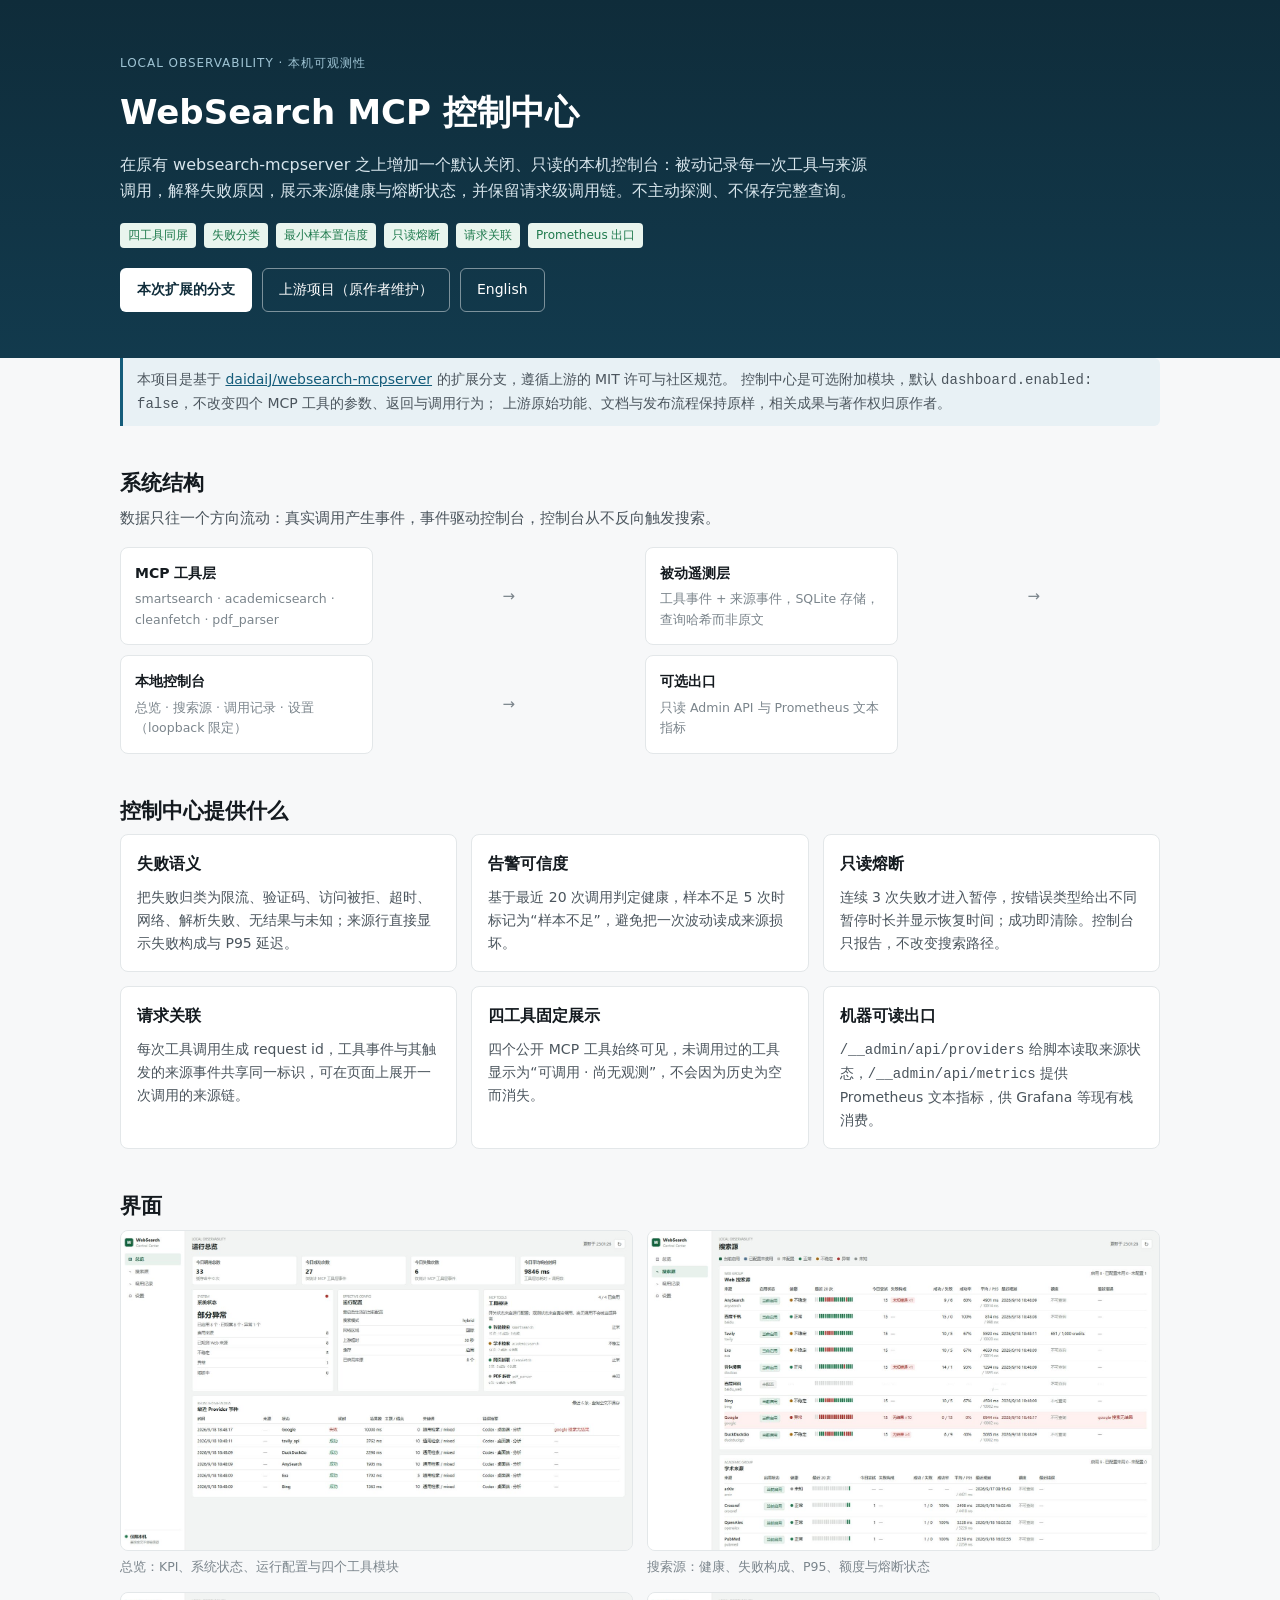
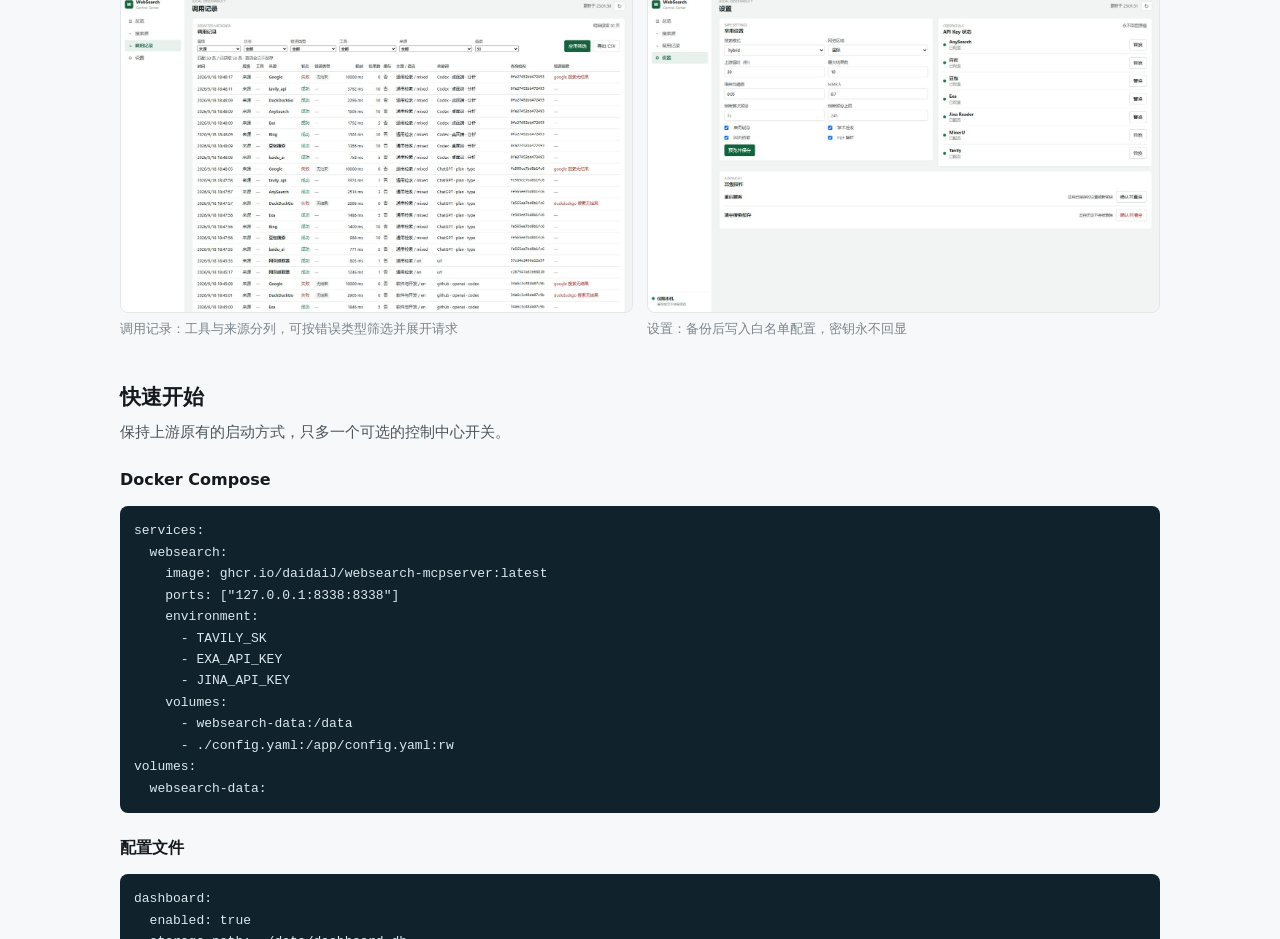
<file: docs/index.html>
<!doctype html>
<html lang="zh-CN">
<head>
<meta charset="utf-8">
<meta http-equiv="refresh" content="0; url=./zh/index.html">
<title>WebSearch MCP 控制中心</title>
<link rel="canonical" href="./zh/index.html">
</head>
<body><p>正在跳转到 <a href="./zh/index.html">中文介绍页</a>…</p></body>
</html>
</file>
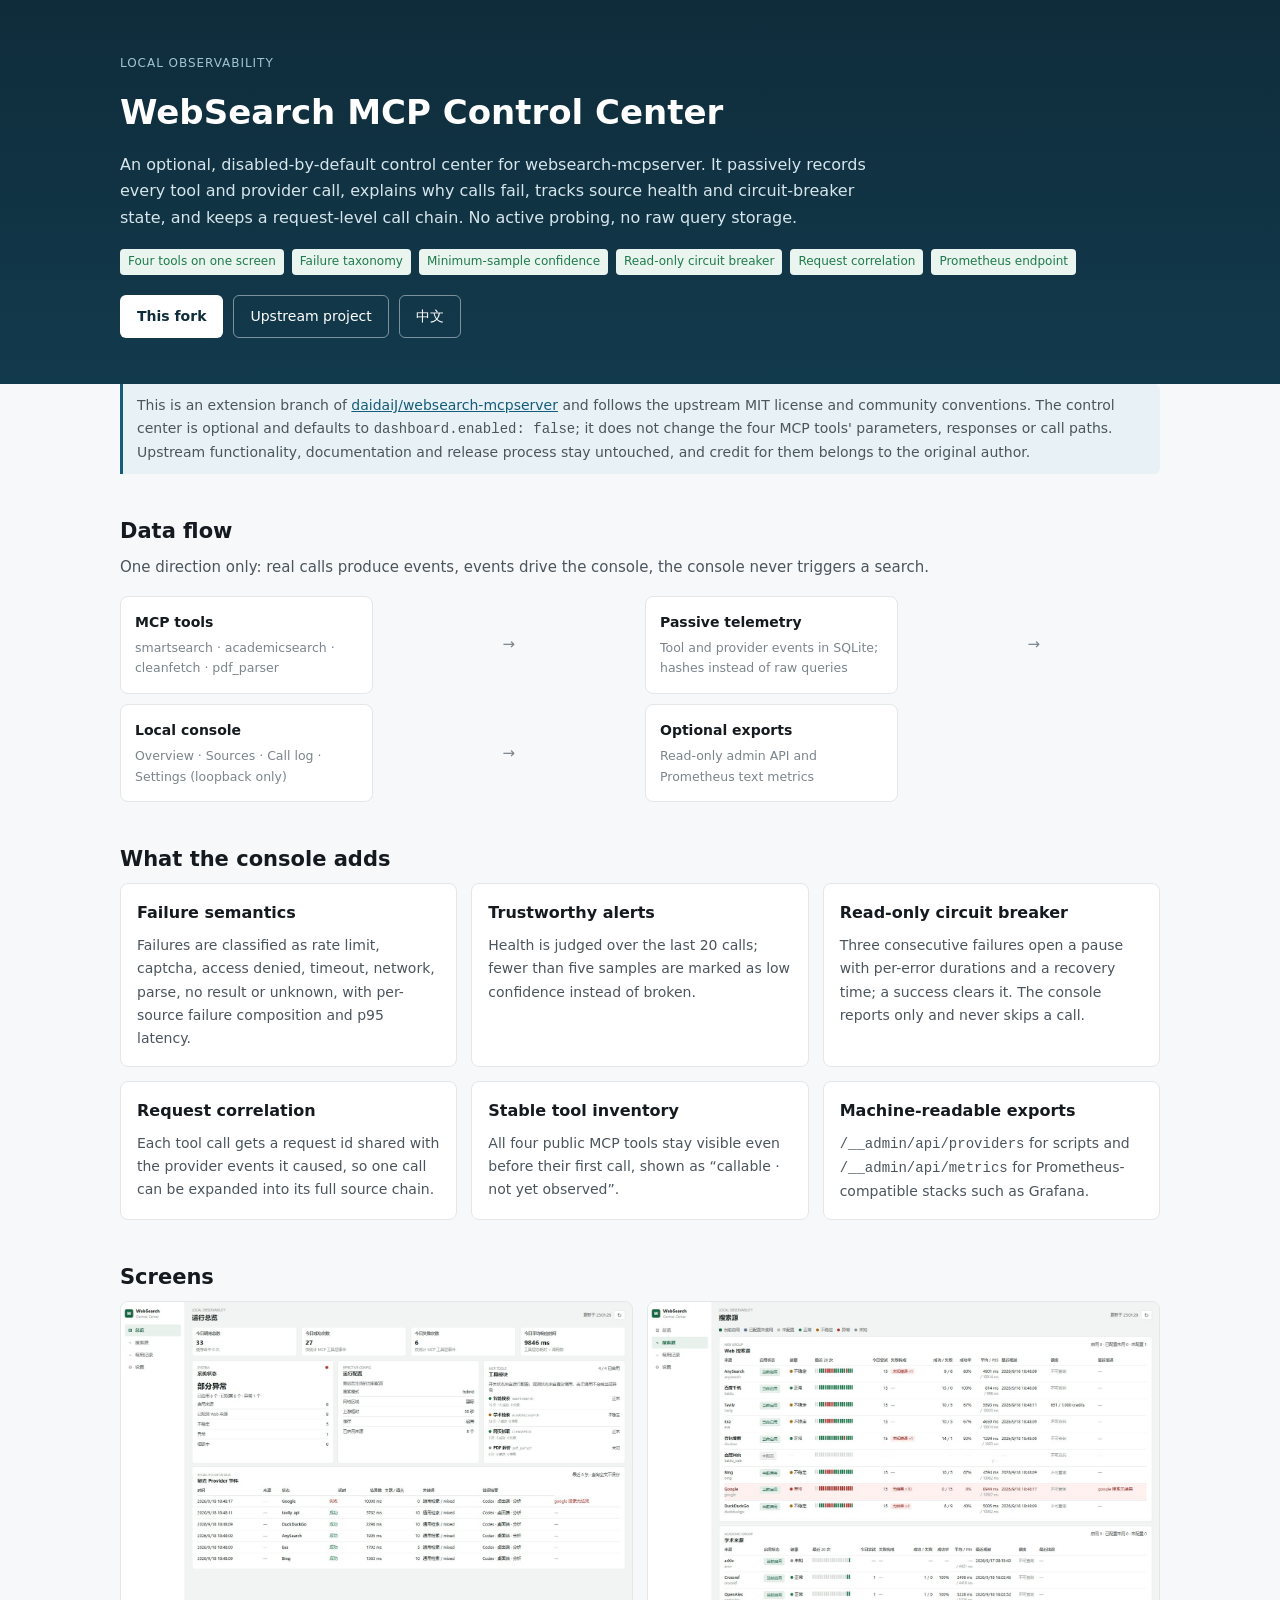
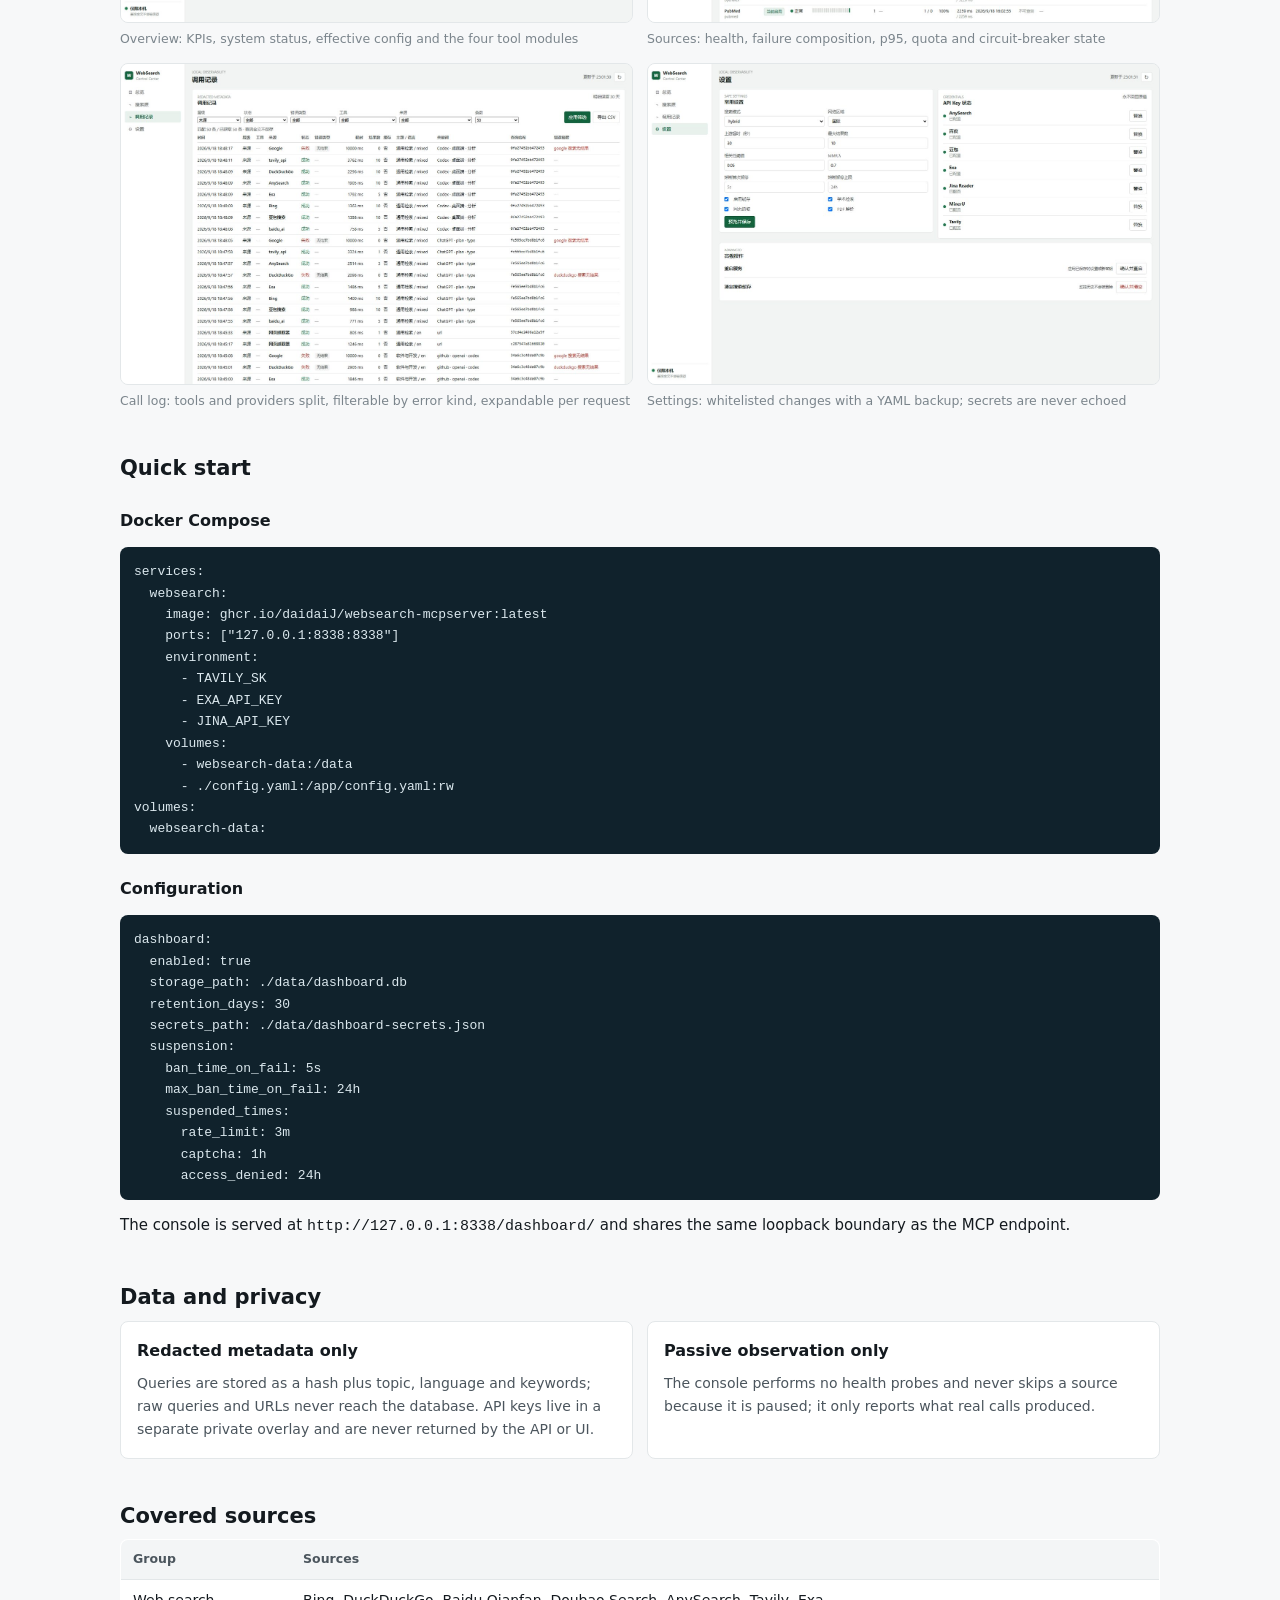
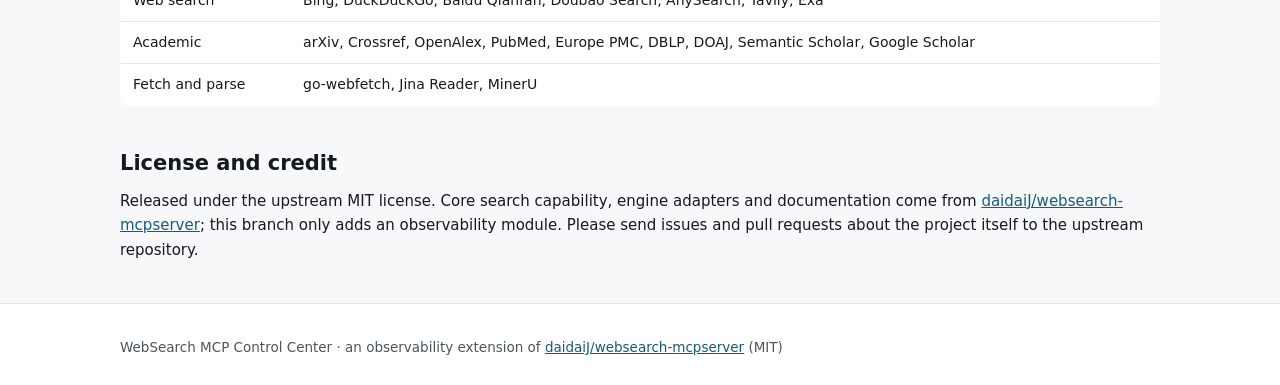
<file: docs/en/index.html>
<!doctype html>
<html lang="en">
<head>
<meta charset="utf-8">
<meta name="viewport" content="width=device-width,initial-scale=1">
<title>WebSearch MCP Control Center · Local Observability</title>
<meta name="description" content="A local, read-only control center on top of daidaiJ/websearch-mcpserver: passive telemetry, provider health, failure taxonomy and request correlation.">
<link rel="stylesheet" href="../assets/site.css">
</head>
<body>
<header class="hero">
  <div class="inner">
    <p class="eyebrow">LOCAL OBSERVABILITY</p>
    <h1>WebSearch MCP Control Center</h1>
    <p class="lede">An optional, disabled-by-default control center for websearch-mcpserver. It passively records every tool and provider call, explains why calls fail, tracks source health and circuit-breaker state, and keeps a request-level call chain. No active probing, no raw query storage.</p>
    <div class="tagrow">
      <span class="tag ok">Four tools on one screen</span>
      <span class="tag ok">Failure taxonomy</span>
      <span class="tag ok">Minimum-sample confidence</span>
      <span class="tag ok">Read-only circuit breaker</span>
      <span class="tag ok">Request correlation</span>
      <span class="tag ok">Prometheus endpoint</span>
    </div>
    <div class="hero-actions">
      <a class="btn primary" href="https://github.com/MattLYT/websearch-mcpserver-dashboard">This fork</a>
      <a class="btn ghost" href="https://github.com/daidaiJ/websearch-mcpserver">Upstream project</a>
      <a class="btn ghost" href="../zh/index.html">中文</a>
    </div>
  </div>
</header>

<main class="wrap">
  <section>
    <div class="note">
      This is an extension branch of <a href="https://github.com/daidaiJ/websearch-mcpserver">daidaiJ/websearch-mcpserver</a> and follows the upstream MIT license and community conventions.
      The control center is optional and defaults to <code>dashboard.enabled: false</code>; it does not change the four MCP tools' parameters, responses or call paths.
      Upstream functionality, documentation and release process stay untouched, and credit for them belongs to the original author.
    </div>
  </section>

  <section>
    <h2>Data flow</h2>
    <p class="sub">One direction only: real calls produce events, events drive the console, the console never triggers a search.</p>
    <div class="flow">
      <div class="node"><b>MCP tools</b><small>smartsearch · academicsearch · cleanfetch · pdf_parser</small></div>
      <div class="arrow">→</div>
      <div class="node"><b>Passive telemetry</b><small>Tool and provider events in SQLite; hashes instead of raw queries</small></div>
      <div class="arrow">→</div>
      <div class="node"><b>Local console</b><small>Overview · Sources · Call log · Settings (loopback only)</small></div>
      <div class="arrow">→</div>
      <div class="node"><b>Optional exports</b><small>Read-only admin API and Prometheus text metrics</small></div>
    </div>
  </section>

  <section>
    <h2>What the console adds</h2>
    <div class="grid cols-3">
      <article class="card"><h3>Failure semantics</h3><p>Failures are classified as rate limit, captcha, access denied, timeout, network, parse, no result or unknown, with per-source failure composition and p95 latency.</p></article>
      <article class="card"><h3>Trustworthy alerts</h3><p>Health is judged over the last 20 calls; fewer than five samples are marked as low confidence instead of broken.</p></article>
      <article class="card"><h3>Read-only circuit breaker</h3><p>Three consecutive failures open a pause with per-error durations and a recovery time; a success clears it. The console reports only and never skips a call.</p></article>
      <article class="card"><h3>Request correlation</h3><p>Each tool call gets a request id shared with the provider events it caused, so one call can be expanded into its full source chain.</p></article>
      <article class="card"><h3>Stable tool inventory</h3><p>All four public MCP tools stay visible even before their first call, shown as “callable · not yet observed”.</p></article>
      <article class="card"><h3>Machine-readable exports</h3><p><code>/__admin/api/providers</code> for scripts and <code>/__admin/api/metrics</code> for Prometheus-compatible stacks such as Grafana.</p></article>
    </div>
  </section>

  <section>
    <h2>Screens</h2>
    <div class="grid cols-2">
      <figure><img src="../images/dashboard-overview.jpg" alt="Dashboard overview"><figcaption>Overview: KPIs, system status, effective config and the four tool modules</figcaption></figure>
      <figure><img src="../images/dashboard-sources.jpg" alt="Sources page"><figcaption>Sources: health, failure composition, p95, quota and circuit-breaker state</figcaption></figure>
      <figure><img src="../images/dashboard-usage.jpg" alt="Call log"><figcaption>Call log: tools and providers split, filterable by error kind, expandable per request</figcaption></figure>
      <figure><img src="../images/dashboard-settings.jpg" alt="Settings page"><figcaption>Settings: whitelisted changes with a YAML backup; secrets are never echoed</figcaption></figure>
    </div>
  </section>

  <section>
    <h2>Quick start</h2>
    <h3>Docker Compose</h3>
<pre><code>services:
  websearch:
    image: ghcr.io/daidaiJ/websearch-mcpserver:latest
    ports: ["127.0.0.1:8338:8338"]
    environment:
      - TAVILY_SK
      - EXA_API_KEY
      - JINA_API_KEY
    volumes:
      - websearch-data:/data
      - ./config.yaml:/app/config.yaml:rw
volumes:
  websearch-data:</code></pre>
    <h3>Configuration</h3>
<pre><code>dashboard:
  enabled: true
  storage_path: ./data/dashboard.db
  retention_days: 30
  secrets_path: ./data/dashboard-secrets.json
  suspension:
    ban_time_on_fail: 5s
    max_ban_time_on_fail: 24h
    suspended_times:
      rate_limit: 3m
      captcha: 1h
      access_denied: 24h</code></pre>
    <p>The console is served at <code>http://127.0.0.1:8338/dashboard/</code> and shares the same loopback boundary as the MCP endpoint.</p>
  </section>

  <section>
    <h2>Data and privacy</h2>
    <div class="grid cols-2">
      <article class="card"><h3>Redacted metadata only</h3><p>Queries are stored as a hash plus topic, language and keywords; raw queries and URLs never reach the database. API keys live in a separate private overlay and are never returned by the API or UI.</p></article>
      <article class="card"><h3>Passive observation only</h3><p>The console performs no health probes and never skips a source because it is paused; it only reports what real calls produced.</p></article>
    </div>
  </section>

  <section>
    <h2>Covered sources</h2>
    <table>
      <thead><tr><th>Group</th><th>Sources</th></tr></thead>
      <tbody>
        <tr><td>Web search</td><td>Bing, DuckDuckGo, Baidu Qianfan, Doubao Search, AnySearch, Tavily, Exa</td></tr>
        <tr><td>Academic</td><td>arXiv, Crossref, OpenAlex, PubMed, Europe PMC, DBLP, DOAJ, Semantic Scholar, Google Scholar</td></tr>
        <tr><td>Fetch and parse</td><td>go-webfetch, Jina Reader, MinerU</td></tr>
      </tbody>
    </table>
  </section>

  <section>
    <h2>License and credit</h2>
    <p>Released under the upstream MIT license. Core search capability, engine adapters and documentation come from <a href="https://github.com/daidaiJ/websearch-mcpserver">daidaiJ/websearch-mcpserver</a>; this branch only adds an observability module. Please send issues and pull requests about the project itself to the upstream repository.</p>
  </section>
</main>

<footer>
  <div class="inner">
    <p>WebSearch MCP Control Center · an observability extension of <a href="https://github.com/daidaiJ/websearch-mcpserver">daidaiJ/websearch-mcpserver</a> (MIT)</p>
  </div>
</footer>
</body>
</html>
</file>
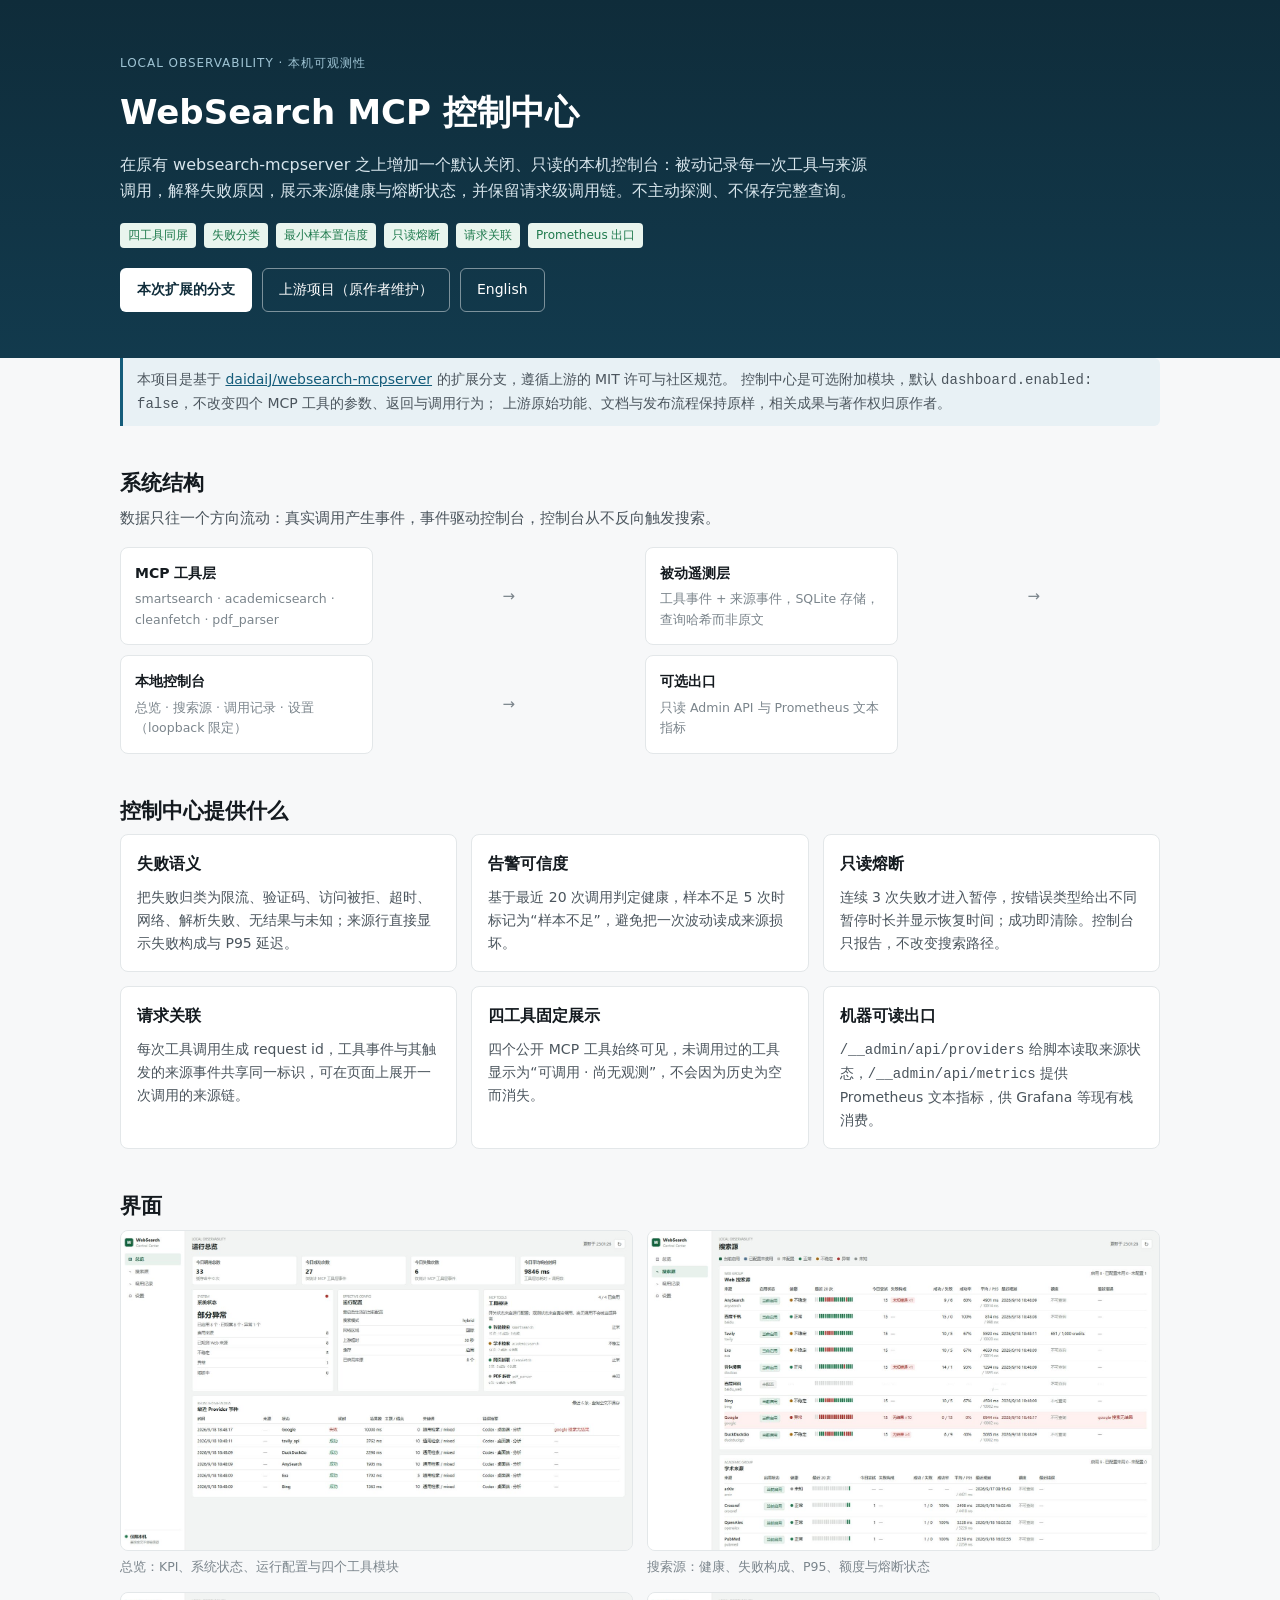
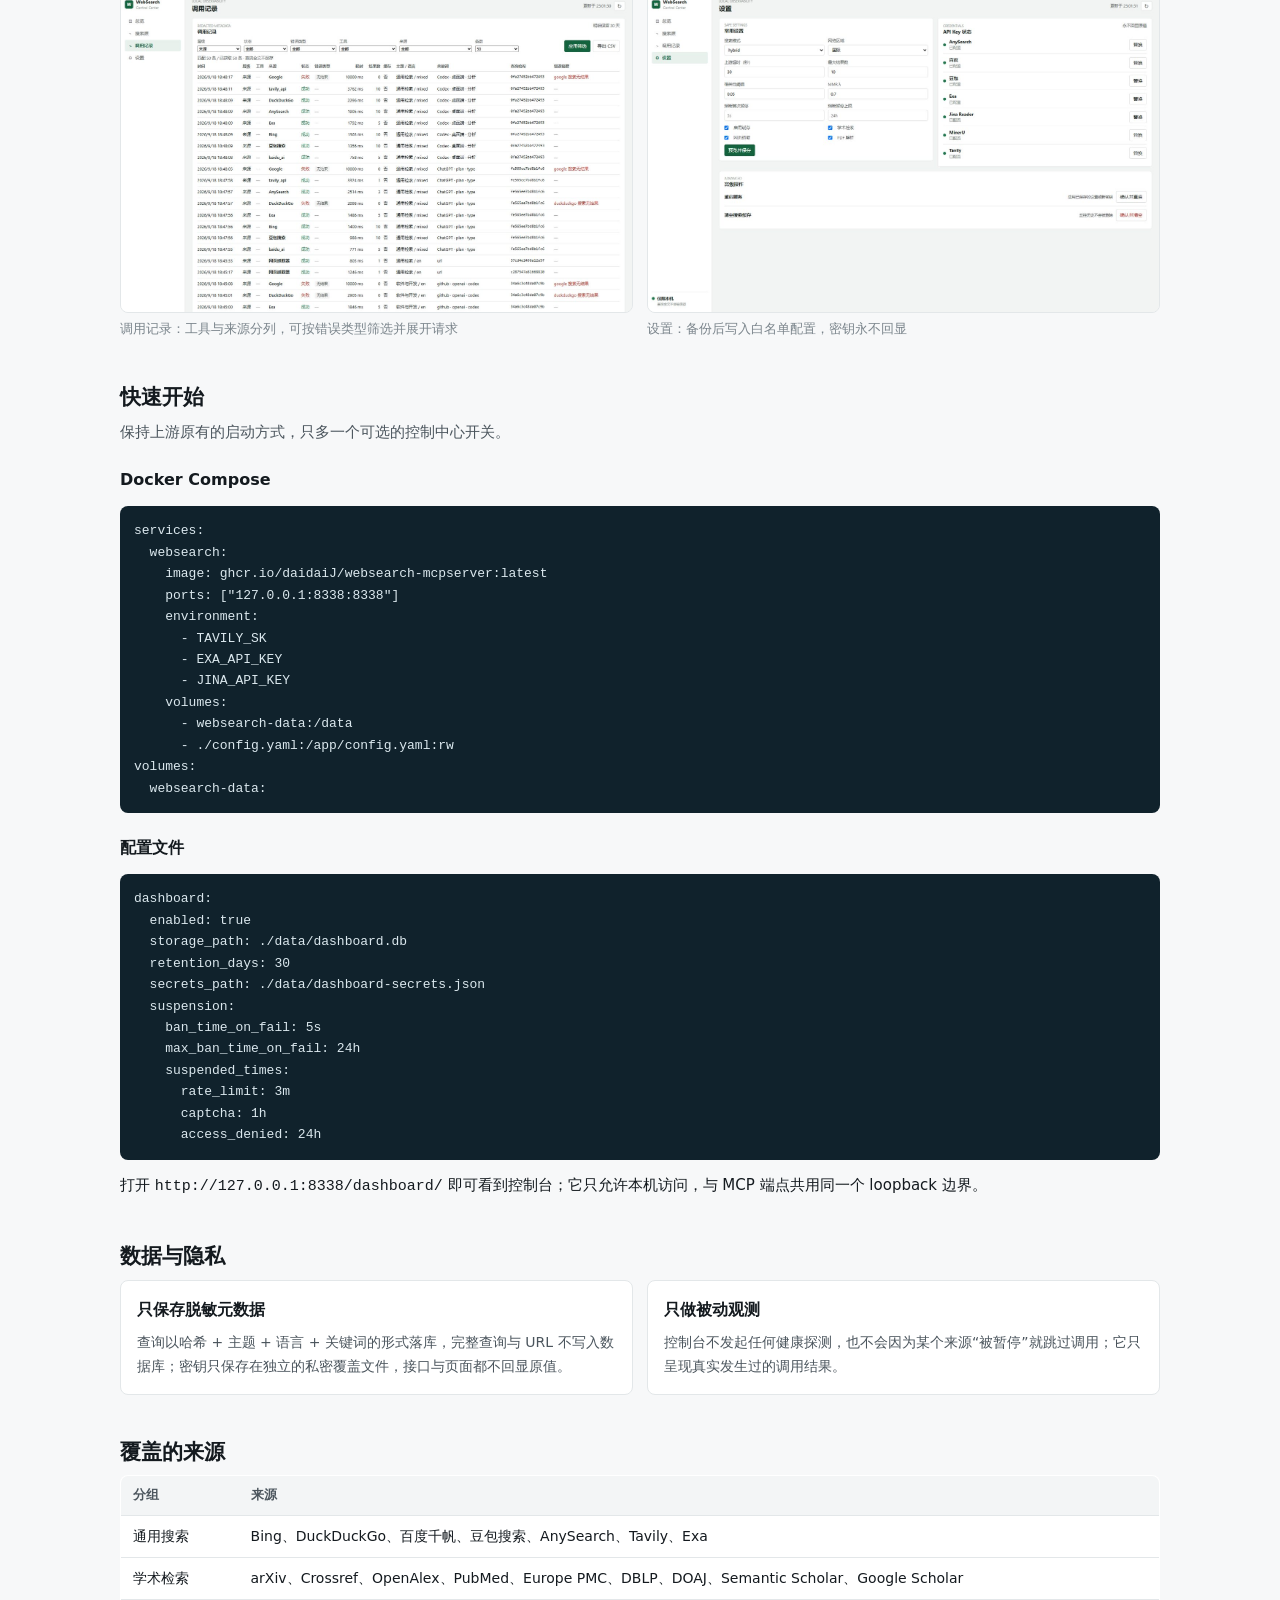
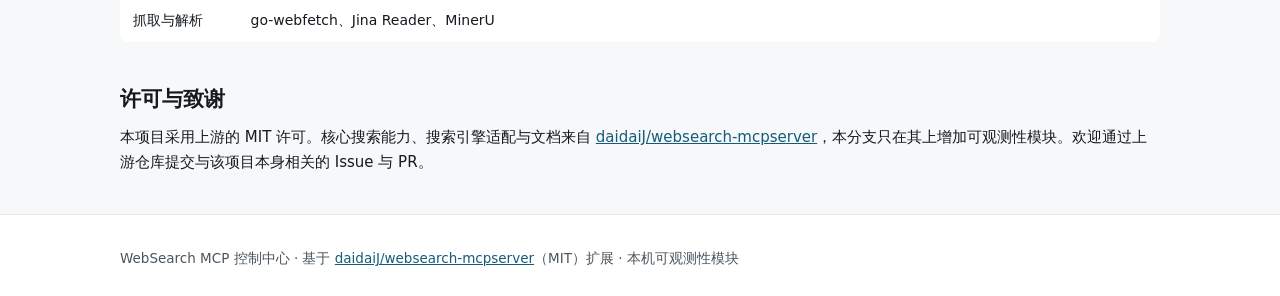
<file: docs/zh/index.html>
<!doctype html>
<html lang="zh-CN">
<head>
<meta charset="utf-8">
<meta name="viewport" content="width=device-width,initial-scale=1">
<title>WebSearch MCP 控制中心 · 本机可观测性</title>
<meta name="description" content="基于 daidaiJ/websearch-mcpserver 的本机控制中心：被动遥测、来源健康、失败分类、熔断状态与请求关联。">
<link rel="stylesheet" href="../assets/site.css">
</head>
<body>
<header class="hero">
  <div class="inner">
    <p class="eyebrow">LOCAL OBSERVABILITY · 本机可观测性</p>
    <h1>WebSearch MCP 控制中心</h1>
    <p class="lede">在原有 websearch-mcpserver 之上增加一个默认关闭、只读的本机控制台：被动记录每一次工具与来源调用，解释失败原因，展示来源健康与熔断状态，并保留请求级调用链。不主动探测、不保存完整查询。</p>
    <div class="tagrow">
      <span class="tag ok">四工具同屏</span>
      <span class="tag ok">失败分类</span>
      <span class="tag ok">最小样本置信度</span>
      <span class="tag ok">只读熔断</span>
      <span class="tag ok">请求关联</span>
      <span class="tag ok">Prometheus 出口</span>
    </div>
    <div class="hero-actions">
      <a class="btn primary" href="https://github.com/MattLYT/websearch-mcpserver-dashboard">本次扩展的分支</a>
      <a class="btn ghost" href="https://github.com/daidaiJ/websearch-mcpserver">上游项目（原作者维护）</a>
      <a class="btn ghost" href="../en/index.html">English</a>
    </div>
  </div>
</header>

<main class="wrap">
  <section>
    <div class="note">
      本项目是基于 <a href="https://github.com/daidaiJ/websearch-mcpserver">daidaiJ/websearch-mcpserver</a> 的扩展分支，遵循上游的 MIT 许可与社区规范。
      控制中心是可选附加模块，默认 <code>dashboard.enabled: false</code>，不改变四个 MCP 工具的参数、返回与调用行为；
      上游原始功能、文档与发布流程保持原样，相关成果与著作权归原作者。
    </div>
  </section>

  <section>
    <h2>系统结构</h2>
    <p class="sub">数据只往一个方向流动：真实调用产生事件，事件驱动控制台，控制台从不反向触发搜索。</p>
    <div class="flow">
      <div class="node"><b>MCP 工具层</b><small>smartsearch · academicsearch · cleanfetch · pdf_parser</small></div>
      <div class="arrow">→</div>
      <div class="node"><b>被动遥测层</b><small>工具事件 + 来源事件，SQLite 存储，查询哈希而非原文</small></div>
      <div class="arrow">→</div>
      <div class="node"><b>本地控制台</b><small>总览 · 搜索源 · 调用记录 · 设置（loopback 限定）</small></div>
      <div class="arrow">→</div>
      <div class="node"><b>可选出口</b><small>只读 Admin API 与 Prometheus 文本指标</small></div>
    </div>
  </section>

  <section>
    <h2>控制中心提供什么</h2>
    <div class="grid cols-3">
      <article class="card"><h3>失败语义</h3><p>把失败归类为限流、验证码、访问被拒、超时、网络、解析失败、无结果与未知；来源行直接显示失败构成与 P95 延迟。</p></article>
      <article class="card"><h3>告警可信度</h3><p>基于最近 20 次调用判定健康，样本不足 5 次时标记为“样本不足”，避免把一次波动读成来源损坏。</p></article>
      <article class="card"><h3>只读熔断</h3><p>连续 3 次失败才进入暂停，按错误类型给出不同暂停时长并显示恢复时间；成功即清除。控制台只报告，不改变搜索路径。</p></article>
      <article class="card"><h3>请求关联</h3><p>每次工具调用生成 request id，工具事件与其触发的来源事件共享同一标识，可在页面上展开一次调用的来源链。</p></article>
      <article class="card"><h3>四工具固定展示</h3><p>四个公开 MCP 工具始终可见，未调用过的工具显示为“可调用 · 尚无观测”，不会因为历史为空而消失。</p></article>
      <article class="card"><h3>机器可读出口</h3><p><code>/__admin/api/providers</code> 给脚本读取来源状态，<code>/__admin/api/metrics</code> 提供 Prometheus 文本指标，供 Grafana 等现有栈消费。</p></article>
    </div>
  </section>

  <section>
    <h2>界面</h2>
    <div class="grid cols-2">
      <figure><img src="../images/dashboard-overview.jpg" alt="控制中心总览"><figcaption>总览：KPI、系统状态、运行配置与四个工具模块</figcaption></figure>
      <figure><img src="../images/dashboard-sources.jpg" alt="搜索源页面"><figcaption>搜索源：健康、失败构成、P95、额度与熔断状态</figcaption></figure>
      <figure><img src="../images/dashboard-usage.jpg" alt="调用记录页面"><figcaption>调用记录：工具与来源分列，可按错误类型筛选并展开请求</figcaption></figure>
      <figure><img src="../images/dashboard-settings.jpg" alt="设置页面"><figcaption>设置：备份后写入白名单配置，密钥永不回显</figcaption></figure>
    </div>
  </section>

  <section>
    <h2>快速开始</h2>
    <p class="sub">保持上游原有的启动方式，只多一个可选的控制中心开关。</p>
    <h3>Docker Compose</h3>
<pre><code>services:
  websearch:
    image: ghcr.io/daidaiJ/websearch-mcpserver:latest
    ports: ["127.0.0.1:8338:8338"]
    environment:
      - TAVILY_SK
      - EXA_API_KEY
      - JINA_API_KEY
    volumes:
      - websearch-data:/data
      - ./config.yaml:/app/config.yaml:rw
volumes:
  websearch-data:</code></pre>
    <h3>配置文件</h3>
<pre><code>dashboard:
  enabled: true
  storage_path: ./data/dashboard.db
  retention_days: 30
  secrets_path: ./data/dashboard-secrets.json
  suspension:
    ban_time_on_fail: 5s
    max_ban_time_on_fail: 24h
    suspended_times:
      rate_limit: 3m
      captcha: 1h
      access_denied: 24h</code></pre>
    <p>打开 <code>http://127.0.0.1:8338/dashboard/</code> 即可看到控制台；它只允许本机访问，与 MCP 端点共用同一个 loopback 边界。</p>
  </section>

  <section>
    <h2>数据与隐私</h2>
    <div class="grid cols-2">
      <article class="card"><h3>只保存脱敏元数据</h3><p>查询以哈希 + 主题 + 语言 + 关键词的形式落库，完整查询与 URL 不写入数据库；密钥只保存在独立的私密覆盖文件，接口与页面都不回显原值。</p></article>
      <article class="card"><h3>只做被动观测</h3><p>控制台不发起任何健康探测，也不会因为某个来源“被暂停”就跳过调用；它只呈现真实发生过的调用结果。</p></article>
    </div>
  </section>

  <section>
    <h2>覆盖的来源</h2>
    <table>
      <thead><tr><th>分组</th><th>来源</th></tr></thead>
      <tbody>
        <tr><td>通用搜索</td><td>Bing、DuckDuckGo、百度千帆、豆包搜索、AnySearch、Tavily、Exa</td></tr>
        <tr><td>学术检索</td><td>arXiv、Crossref、OpenAlex、PubMed、Europe PMC、DBLP、DOAJ、Semantic Scholar、Google Scholar</td></tr>
        <tr><td>抓取与解析</td><td>go-webfetch、Jina Reader、MinerU</td></tr>
      </tbody>
    </table>
  </section>

  <section>
    <h2>许可与致谢</h2>
    <p>本项目采用上游的 MIT 许可。核心搜索能力、搜索引擎适配与文档来自 <a href="https://github.com/daidaiJ/websearch-mcpserver">daidaiJ/websearch-mcpserver</a>，本分支只在其上增加可观测性模块。欢迎通过上游仓库提交与该项目本身相关的 Issue 与 PR。</p>
  </section>
</main>

<footer>
  <div class="inner">
    <p>WebSearch MCP 控制中心 · 基于 <a href="https://github.com/daidaiJ/websearch-mcpserver">daidaiJ/websearch-mcpserver</a>（MIT）扩展 · 本机可观测性模块</p>
  </div>
</footer>
</body>
</html>
</file>
<file: docs/assets/site.css>
:root{--bg:#f7f8f9;--surface:#fff;--ink:#141a1f;--ink-2:#4b555d;--dim:#7b858c;--line:#e3e7e9;--accent:#145c7a;--accent-soft:#e8f1f5;--ok:#1f7a4d;--warn:#a8690b;--bad:#b0322a}
*{box-sizing:border-box}
body{margin:0;font:15px/1.65 -apple-system,"Segoe UI","Microsoft YaHei",system-ui,sans-serif;color:var(--ink);background:var(--bg)}
a{color:var(--accent)}
.wrap{max-width:1080px;margin:0 auto;padding:0 20px}
header.hero{background:linear-gradient(180deg,#0f2c3a 0%,#123a4d 100%);color:#fff;padding:54px 0 46px}
header.hero .inner{max-width:1080px;margin:0 auto;padding:0 20px}
.eyebrow{font-size:12px;letter-spacing:.08em;text-transform:uppercase;color:#9fc4d4;margin:0 0 10px}
h1{font-size:34px;margin:0 0 12px;letter-spacing:0}
.lede{font-size:16px;color:#d7e5ec;max-width:760px;margin:0 0 18px}
.hero-actions{display:flex;gap:10px;flex-wrap:wrap;margin-top:20px}
.btn{display:inline-block;padding:9px 16px;border-radius:6px;text-decoration:none;font-size:14px;border:1px solid transparent}
.btn.primary{background:#fff;color:#0f2c3a;font-weight:600}
.btn.ghost{border-color:rgba(255,255,255,.45);color:#fff}
main{padding:34px 0 60px}
section{margin:0 0 40px}
h2{font-size:21px;margin:0 0 6px}
h3{font-size:16px;margin:22px 0 8px}
p{margin:8px 0}
.sub{color:var(--ink-2);margin:0 0 16px}
.grid{display:grid;gap:14px}
.cols-2{grid-template-columns:repeat(2,minmax(0,1fr))}
.cols-3{grid-template-columns:repeat(3,minmax(0,1fr))}
.card{background:var(--surface);border:1px solid var(--line);border-radius:8px;padding:16px}
.card h3{margin-top:0}
.card p{margin:6px 0 0;color:var(--ink-2);font-size:14px}
.tagrow{display:flex;flex-wrap:wrap;gap:8px;margin:10px 0 0}
.tag{font-size:12px;padding:3px 8px;border-radius:4px;background:var(--accent-soft);color:var(--accent)}
.tag.ok{background:#e9f5ee;color:var(--ok)}
.tag.warn{background:#fdf3e2;color:var(--warn)}
.flow{display:grid;grid-template-columns:repeat(4,minmax(0,1fr));gap:10px;align-items:stretch}
.flow .node{background:var(--surface);border:1px solid var(--line);border-radius:8px;padding:14px}
.flow .node b{display:block;font-size:14px}
.flow .node small{color:var(--dim);display:block;margin-top:4px;font-size:12.5px}
.arrow{align-self:center;text-align:center;color:var(--dim)}
pre{background:#10222c;color:#dbe8ee;padding:14px;border-radius:8px;overflow:auto;font-size:13px}
code{font-family:Consolas,"Cascadia Mono",Menlo,monospace}
figure{margin:0}
figure img{width:100%;border:1px solid var(--line);border-radius:8px;display:block}
figcaption{color:var(--dim);font-size:12.5px;margin-top:6px}
table{width:100%;border-collapse:collapse;font-size:14px;background:var(--surface);border:1px solid var(--line);border-radius:8px;overflow:hidden}
th,td{text-align:left;padding:9px 12px;border-bottom:1px solid var(--line)}
th{font-size:12.5px;color:var(--ink-2);background:#f3f5f6}
tr:last-child td{border-bottom:0}
footer{border-top:1px solid var(--line);background:var(--surface);padding:24px 0;color:var(--ink-2);font-size:13.5px}
footer .inner{max-width:1080px;margin:0 auto;padding:0 20px}
.note{border-left:3px solid var(--accent);background:var(--accent-soft);padding:10px 14px;border-radius:0 6px 6px 0;color:var(--ink-2);font-size:14px}
@media(max-width:900px){.cols-2,.cols-3,.flow{grid-template-columns:1fr}h1{font-size:27px}}
</file>
